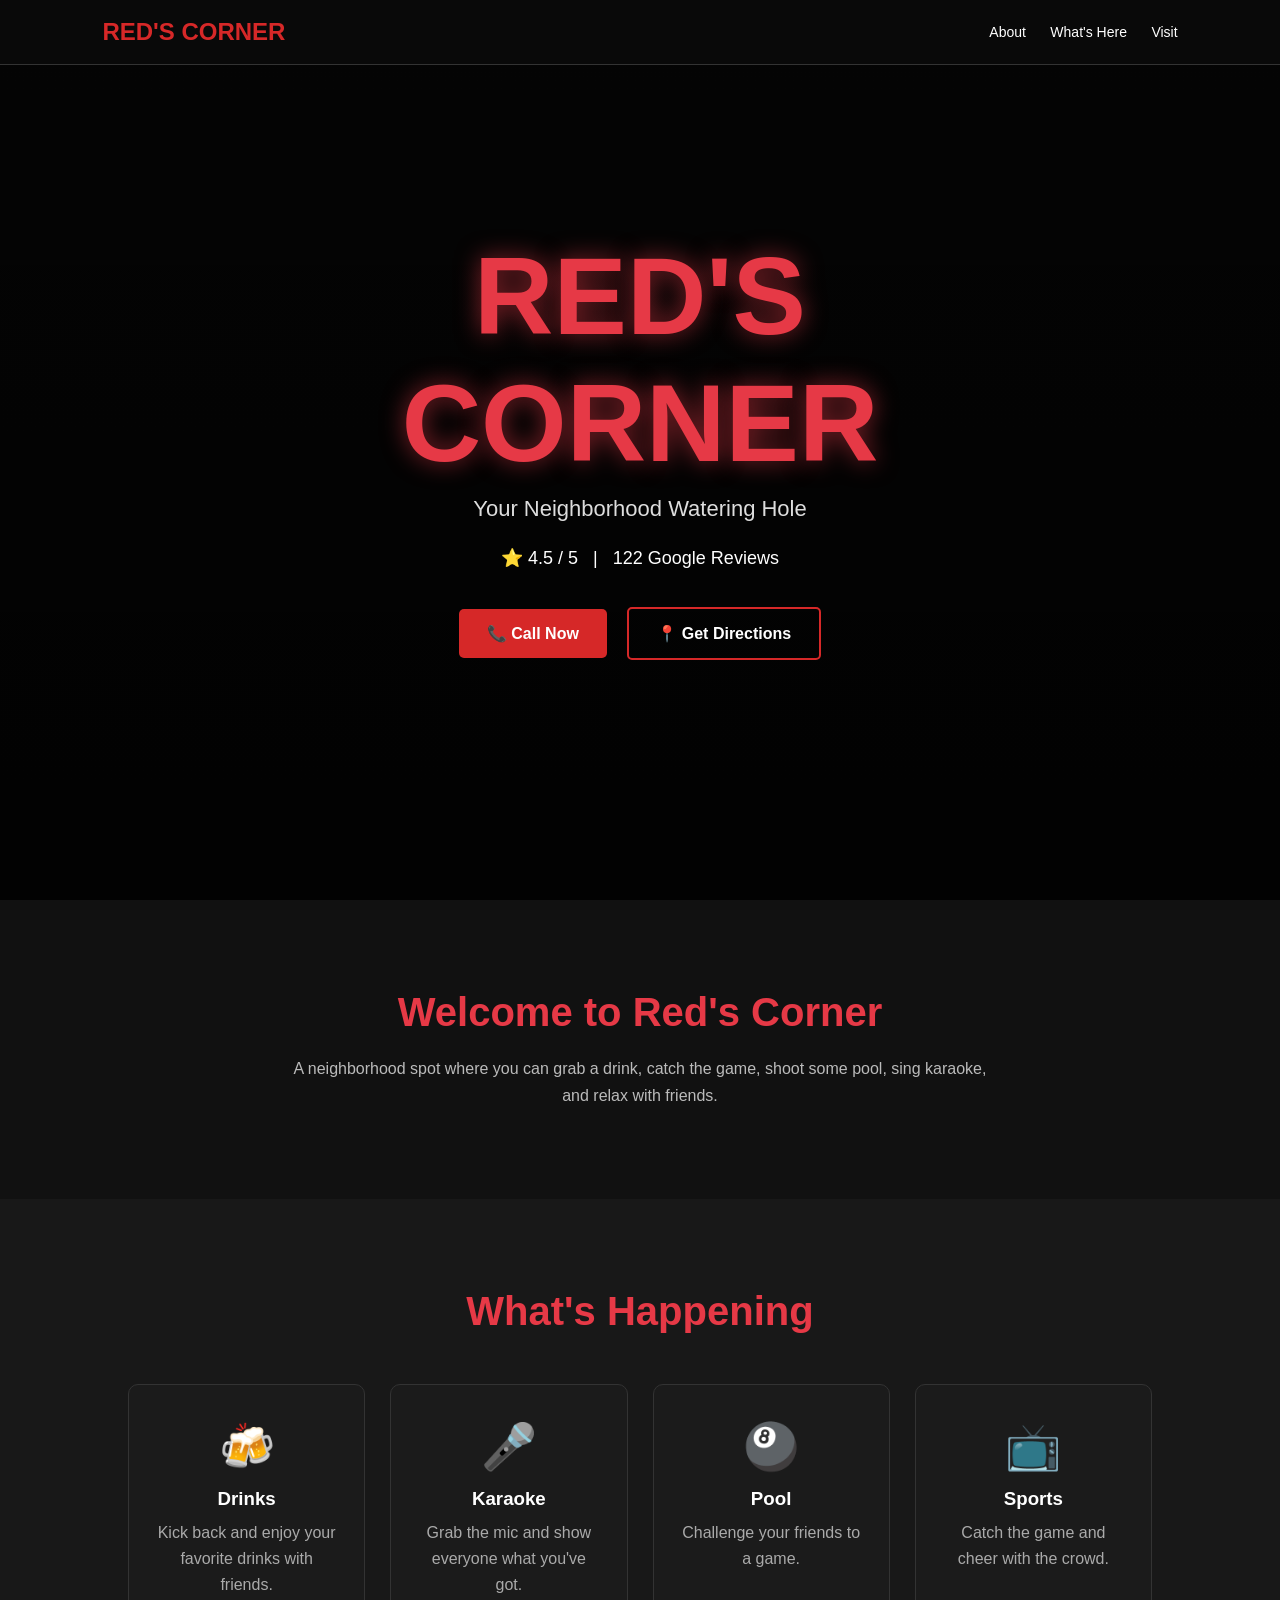
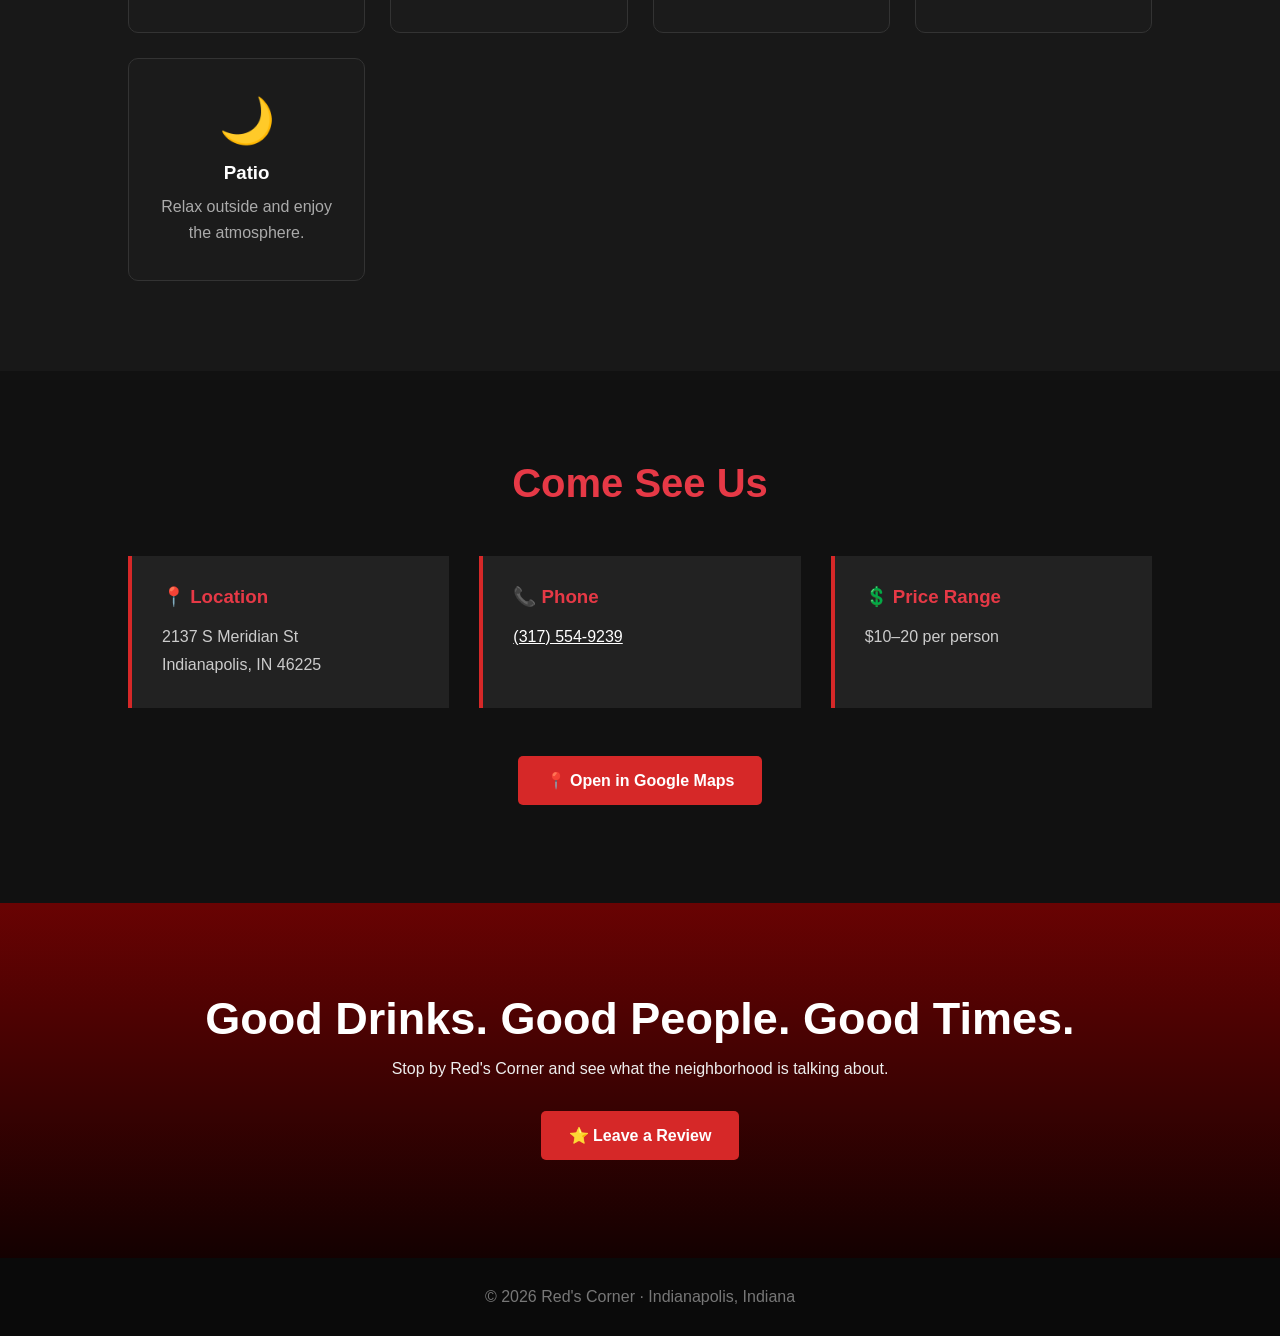
<file: vscode-test1/index.html>
<!doctype html>
<html lang="en">
  <head>
    <meta charset="UTF-8" />
    <meta name="viewport" content="width=device-width, initial-scale=1.0" />

    <title>Red's Corner | Indianapolis</title>

    <style>
      * {
        margin: 0;
        padding: 0;
        box-sizing: border-box;
      }

      html {
        scroll-behavior: smooth;
      }

      body {
        font-family: Arial, Helvetica, sans-serif;
        background: #111;
        color: white;
      }

      /* Navigation */
      nav {
        position: fixed;
        top: 0;
        width: 100%;
        padding: 18px 8%;
        display: flex;
        justify-content: space-between;
        align-items: center;
        background: rgba(10, 10, 10, 0.95);
        border-bottom: 1px solid #333;
        z-index: 1000;
      }

      .logo {
        color: #d62828;
        font-size: 24px;
        font-weight: bold;
      }

      nav a {
        color: white;
        text-decoration: none;
        margin-left: 20px;
        font-size: 14px;
      }

      nav a:hover {
        color: #e63946;
      }

      /* Hero Section */
      .hero {
        min-height: 100vh;
        display: flex;
        justify-content: center;
        align-items: center;
        text-align: center;
        padding: 100px 20px;

        background:
          linear-gradient(rgba(0, 0, 0, 0.75), rgba(0, 0, 0, 0.9)),
          url("https://images.unsplash.com/photo-1514933651103-005eec06c04b?auto=format&fit=crop&w=1920&q=80");

        background-size: cover;
        background-position: center;
      }

      .hero-content {
        max-width: 800px;
      }

      .hero h1 {
        font-size: clamp(50px, 10vw, 110px);
        color: #e63946;
        text-shadow: 0 0 25px rgba(230, 57, 70, 0.6);
        margin-bottom: 10px;
      }

      .hero h2 {
        font-size: 22px;
        font-weight: normal;
        margin-bottom: 25px;
        color: #ddd;
      }

      .rating {
        font-size: 18px;
        margin-bottom: 30px;
      }

      .button {
        display: inline-block;
        background: #d62828;
        color: white;
        padding: 15px 28px;
        margin: 8px;
        border-radius: 5px;
        text-decoration: none;
        font-weight: bold;
        transition: 0.3s;
      }

      .button:hover {
        background: #ff4d4d;
        transform: translateY(-3px);
      }

      .button-outline {
        background: transparent;
        border: 2px solid #d62828;
      }

      /* Sections */
      section {
        padding: 90px 10%;
      }

      .section-title {
        text-align: center;
        color: #e63946;
        font-size: 40px;
        margin-bottom: 20px;
      }

      .section-description {
        text-align: center;
        max-width: 700px;
        margin: auto;
        color: #bbb;
        line-height: 1.7;
      }

      /* Features */
      .features {
        display: grid;
        grid-template-columns: repeat(auto-fit, minmax(220px, 1fr));
        gap: 25px;
        margin-top: 50px;
      }

      .card {
        background: #1b1b1b;
        padding: 35px 25px;
        text-align: center;
        border-radius: 10px;
        border: 1px solid #333;
        transition: 0.3s;
      }

      .card:hover {
        transform: translateY(-8px);
        border-color: #d62828;
      }

      .card .icon {
        font-size: 45px;
        margin-bottom: 15px;
      }

      .card h3 {
        margin-bottom: 10px;
        color: #fff;
      }

      .card p {
        color: #aaa;
        line-height: 1.6;
      }

      /* Info Section */
      .info {
        background: #181818;
      }

      .info-grid {
        display: grid;
        grid-template-columns: repeat(auto-fit, minmax(250px, 1fr));
        gap: 30px;
        margin-top: 50px;
      }

      .info-box {
        background: #222;
        padding: 30px;
        border-left: 4px solid #d62828;
      }

      .info-box h3 {
        color: #e63946;
        margin-bottom: 15px;
      }

      .info-box p {
        color: #ccc;
        line-height: 1.7;
      }

      .info-box a {
        color: white;
      }

      /* Call To Action */
      .cta {
        text-align: center;
        background: linear-gradient(
          rgba(120, 0, 0, 0.85),
          rgba(20, 0, 0, 0.95)
        );
      }

      .cta h2 {
        font-size: 45px;
        margin-bottom: 15px;
      }

      .cta p {
        color: #eee;
        margin-bottom: 25px;
      }

      footer {
        text-align: center;
        padding: 30px;
        background: #0a0a0a;
        color: #777;
      }

      /* Mobile */
      @media (max-width: 600px) {
        nav {
          padding: 15px 5%;
        }

        nav .links {
          display: none;
        }

        section {
          padding: 70px 7%;
        }

        .section-title {
          font-size: 32px;
        }

        .cta h2 {
          font-size: 34px;
        }
      }
    </style>
  </head>

  <body>
    <!-- Navigation -->

    <nav>
      <div class="logo">RED'S CORNER</div>

      <div class="links">
        <a href="#about">About</a>
        <a href="#features">What's Here</a>
        <a href="#visit">Visit</a>
      </div>
    </nav>

    <!-- Hero -->

    <section class="hero">
      <div class="hero-content">
        <h1>RED'S CORNER</h1>

        <h2>Your Neighborhood Watering Hole</h2>

        <div class="rating">⭐ 4.5 / 5 &nbsp; | &nbsp; 122 Google Reviews</div>

        <a class="button" href="tel:+13175549239"> 📞 Call Now </a>

        <a class="button button-outline" href="#visit"> 📍 Get Directions </a>
      </div>
    </section>

    <!-- About -->

    <section id="about">
      <h2 class="section-title">Welcome to Red's Corner</h2>

      <p class="section-description">
        A neighborhood spot where you can grab a drink, catch the game, shoot
        some pool, sing karaoke, and relax with friends.
      </p>
    </section>

    <!-- Features -->

    <section id="features" class="info">
      <h2 class="section-title">What's Happening</h2>

      <div class="features">
        <div class="card">
          <div class="icon">🍻</div>
          <h3>Drinks</h3>
          <p>Kick back and enjoy your favorite drinks with friends.</p>
        </div>

        <div class="card">
          <div class="icon">🎤</div>
          <h3>Karaoke</h3>
          <p>Grab the mic and show everyone what you've got.</p>
        </div>

        <div class="card">
          <div class="icon">🎱</div>
          <h3>Pool</h3>
          <p>Challenge your friends to a game.</p>
        </div>

        <div class="card">
          <div class="icon">📺</div>
          <h3>Sports</h3>
          <p>Catch the game and cheer with the crowd.</p>
        </div>

        <div class="card">
          <div class="icon">🌙</div>
          <h3>Patio</h3>
          <p>Relax outside and enjoy the atmosphere.</p>
        </div>
      </div>
    </section>

    <!-- Visit -->

    <section id="visit">
      <h2 class="section-title">Come See Us</h2>

      <div class="info-grid">
        <div class="info-box">
          <h3>📍 Location</h3>

          <p>
            2137 S Meridian St<br />
            Indianapolis, IN 46225
          </p>
        </div>

        <div class="info-box">
          <h3>📞 Phone</h3>

          <p>
            <a href="tel:+13175549239"> (317) 554-9239 </a>
          </p>
        </div>

        <div class="info-box">
          <h3>💲 Price Range</h3>

          <p>$10–20 per person</p>
        </div>
      </div>

      <div style="text-align: center; margin-top: 40px">
        <a
          class="button"
          href="https://www.google.com/maps/search/?api=1&query=2137+S+Meridian+St+Indianapolis+IN+46225"
          target="_blank"
        >
          📍 Open in Google Maps
        </a>
      </div>
    </section>

    <!-- CTA -->

    <section class="cta">
      <h2>Good Drinks. Good People. Good Times.</h2>

      <p>
        Stop by Red's Corner and see what the neighborhood is talking about.
      </p>

      <a
        class="button"
        href="https://www.google.com/search?q=reds+corner+indianapolis+reviews"
        target="_blank"
      >
        ⭐ Leave a Review
      </a>
    </section>

    <!-- Footer -->

    <footer>
      <p>© 2026 Red's Corner · Indianapolis, Indiana</p>
    </footer>
  </body>
</html>
</file>
